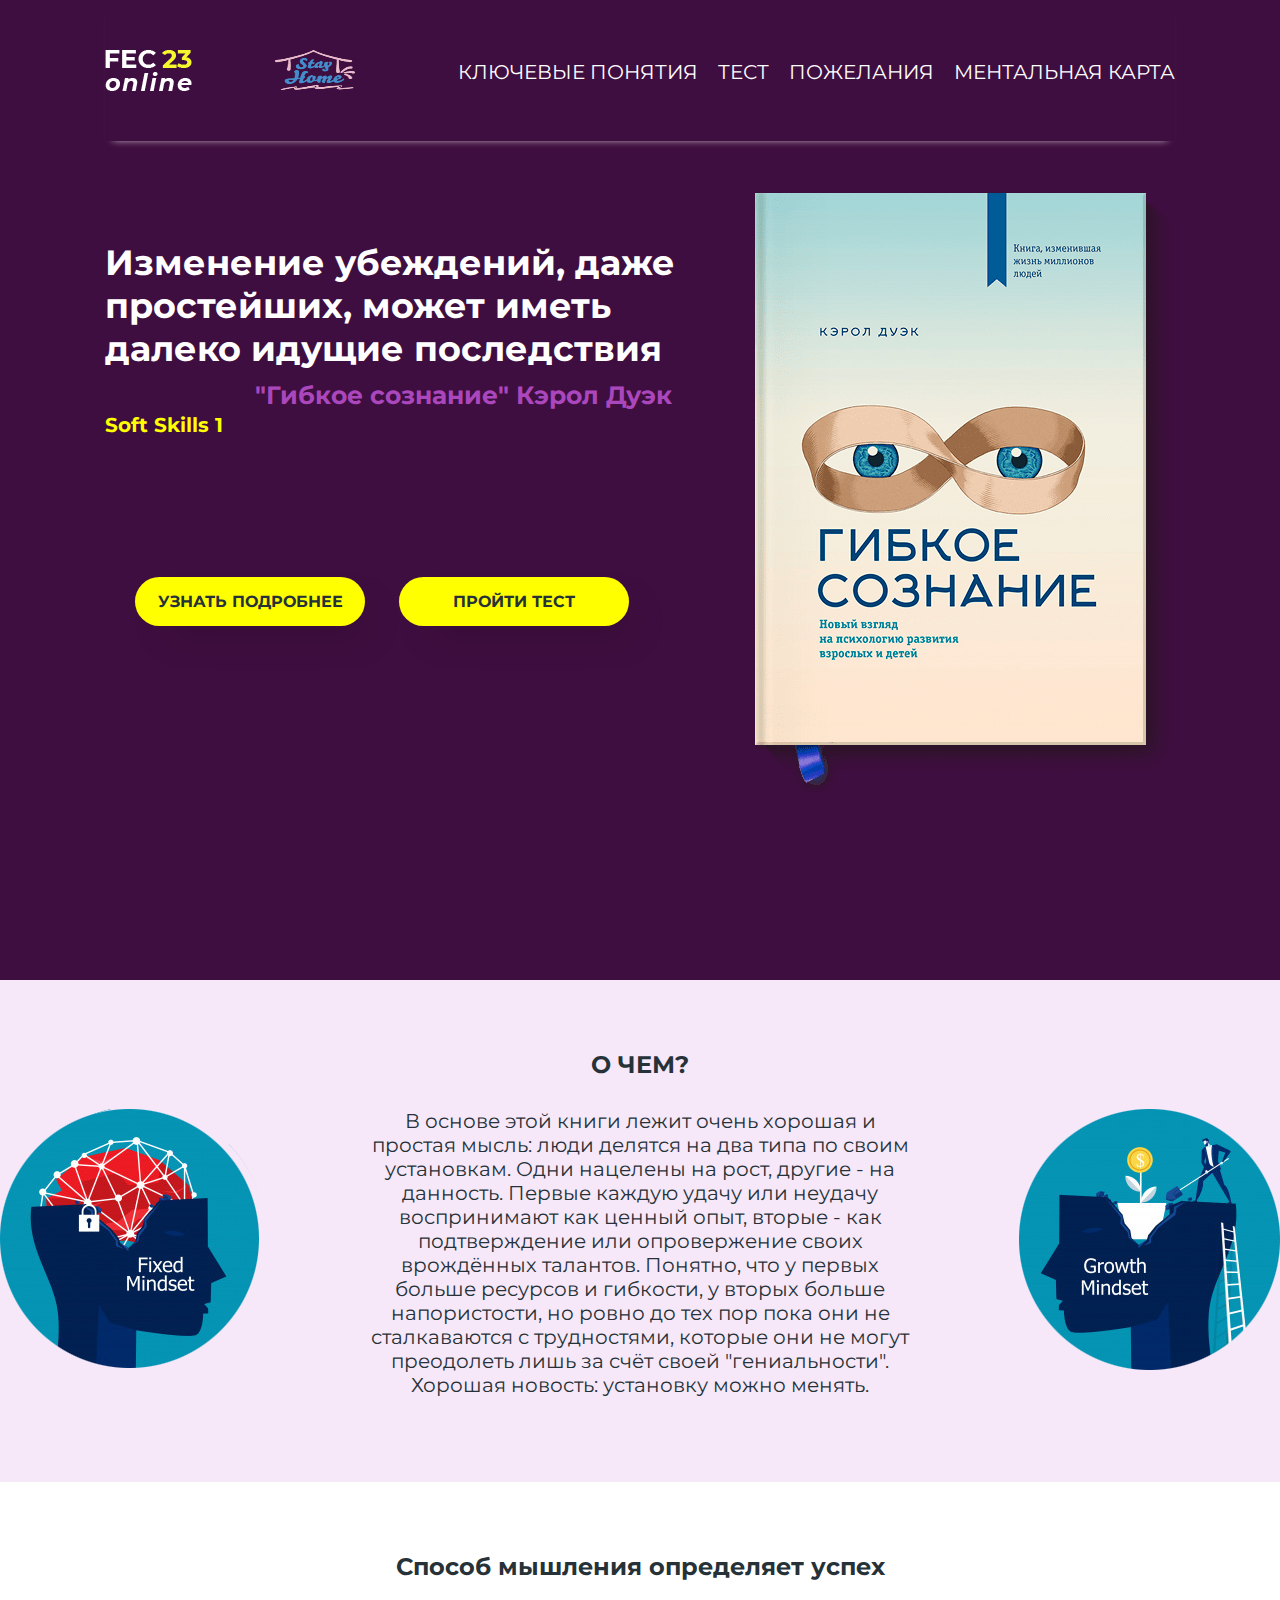
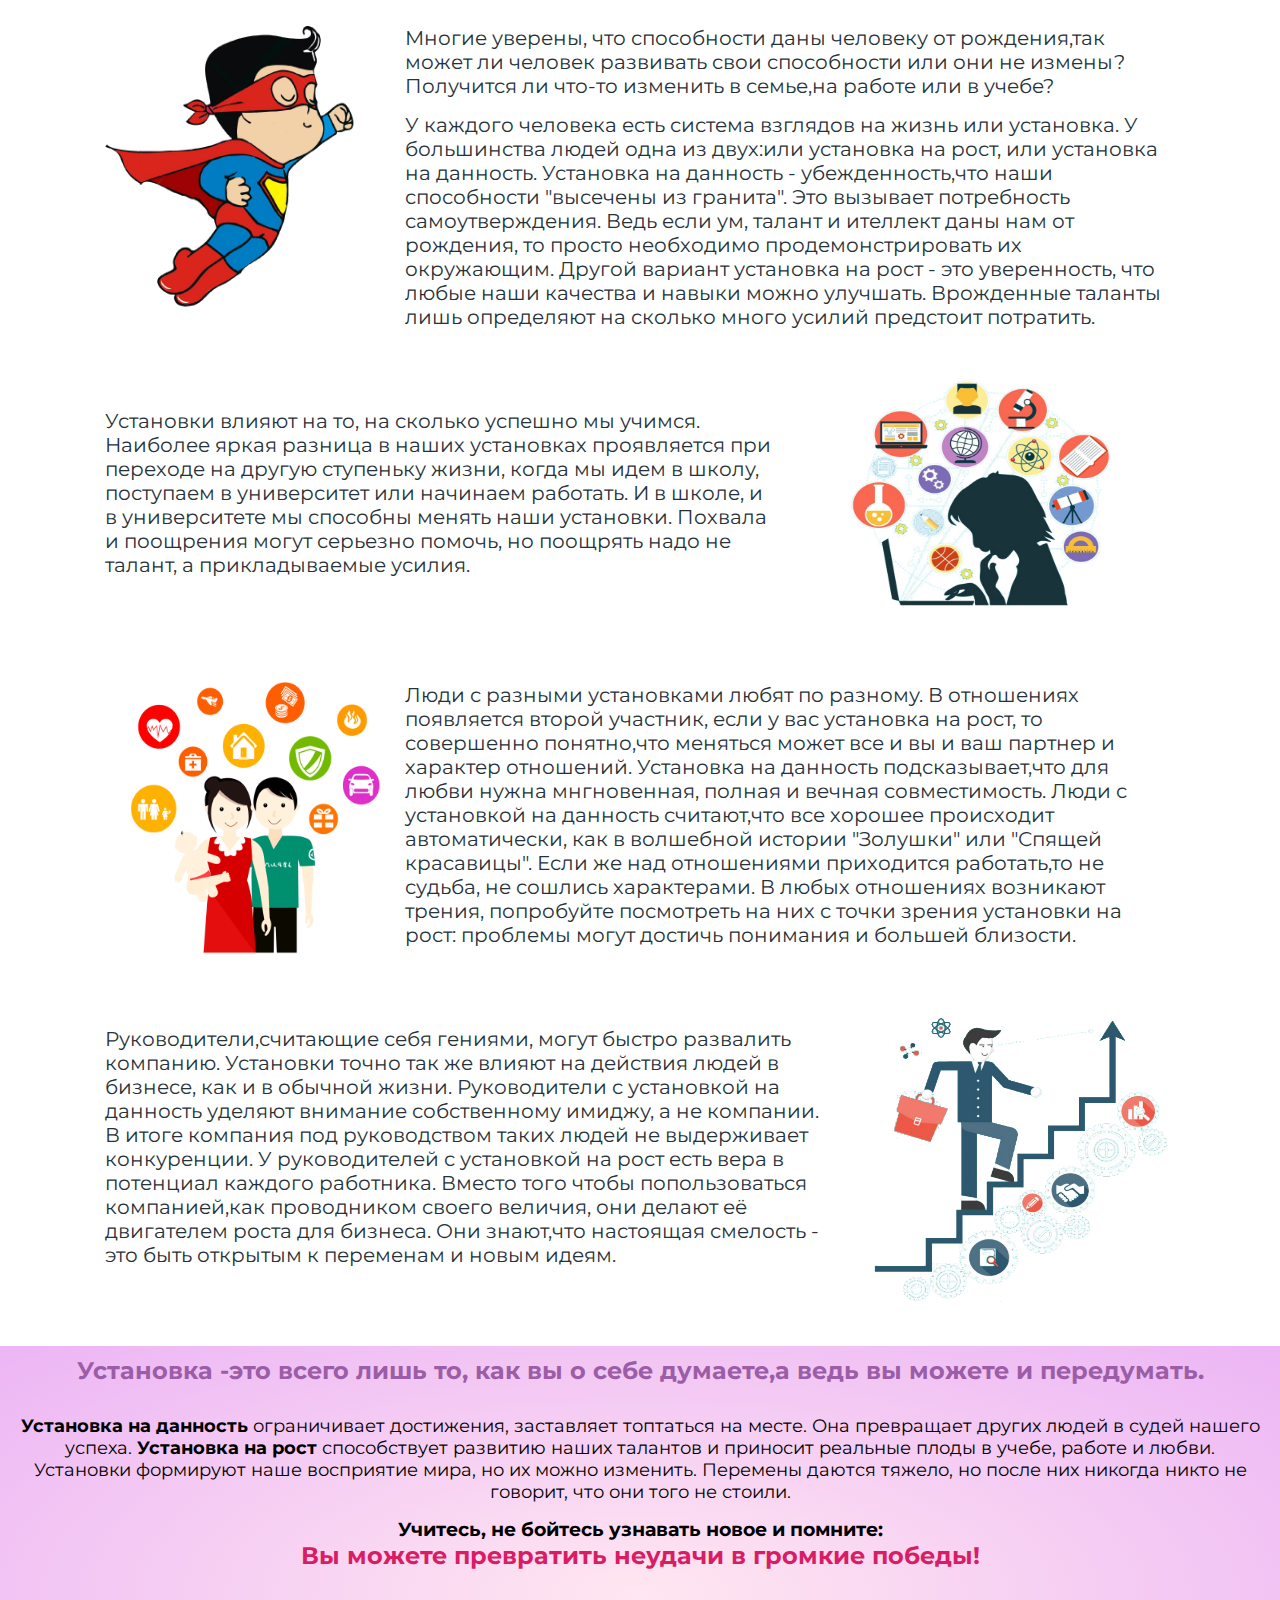
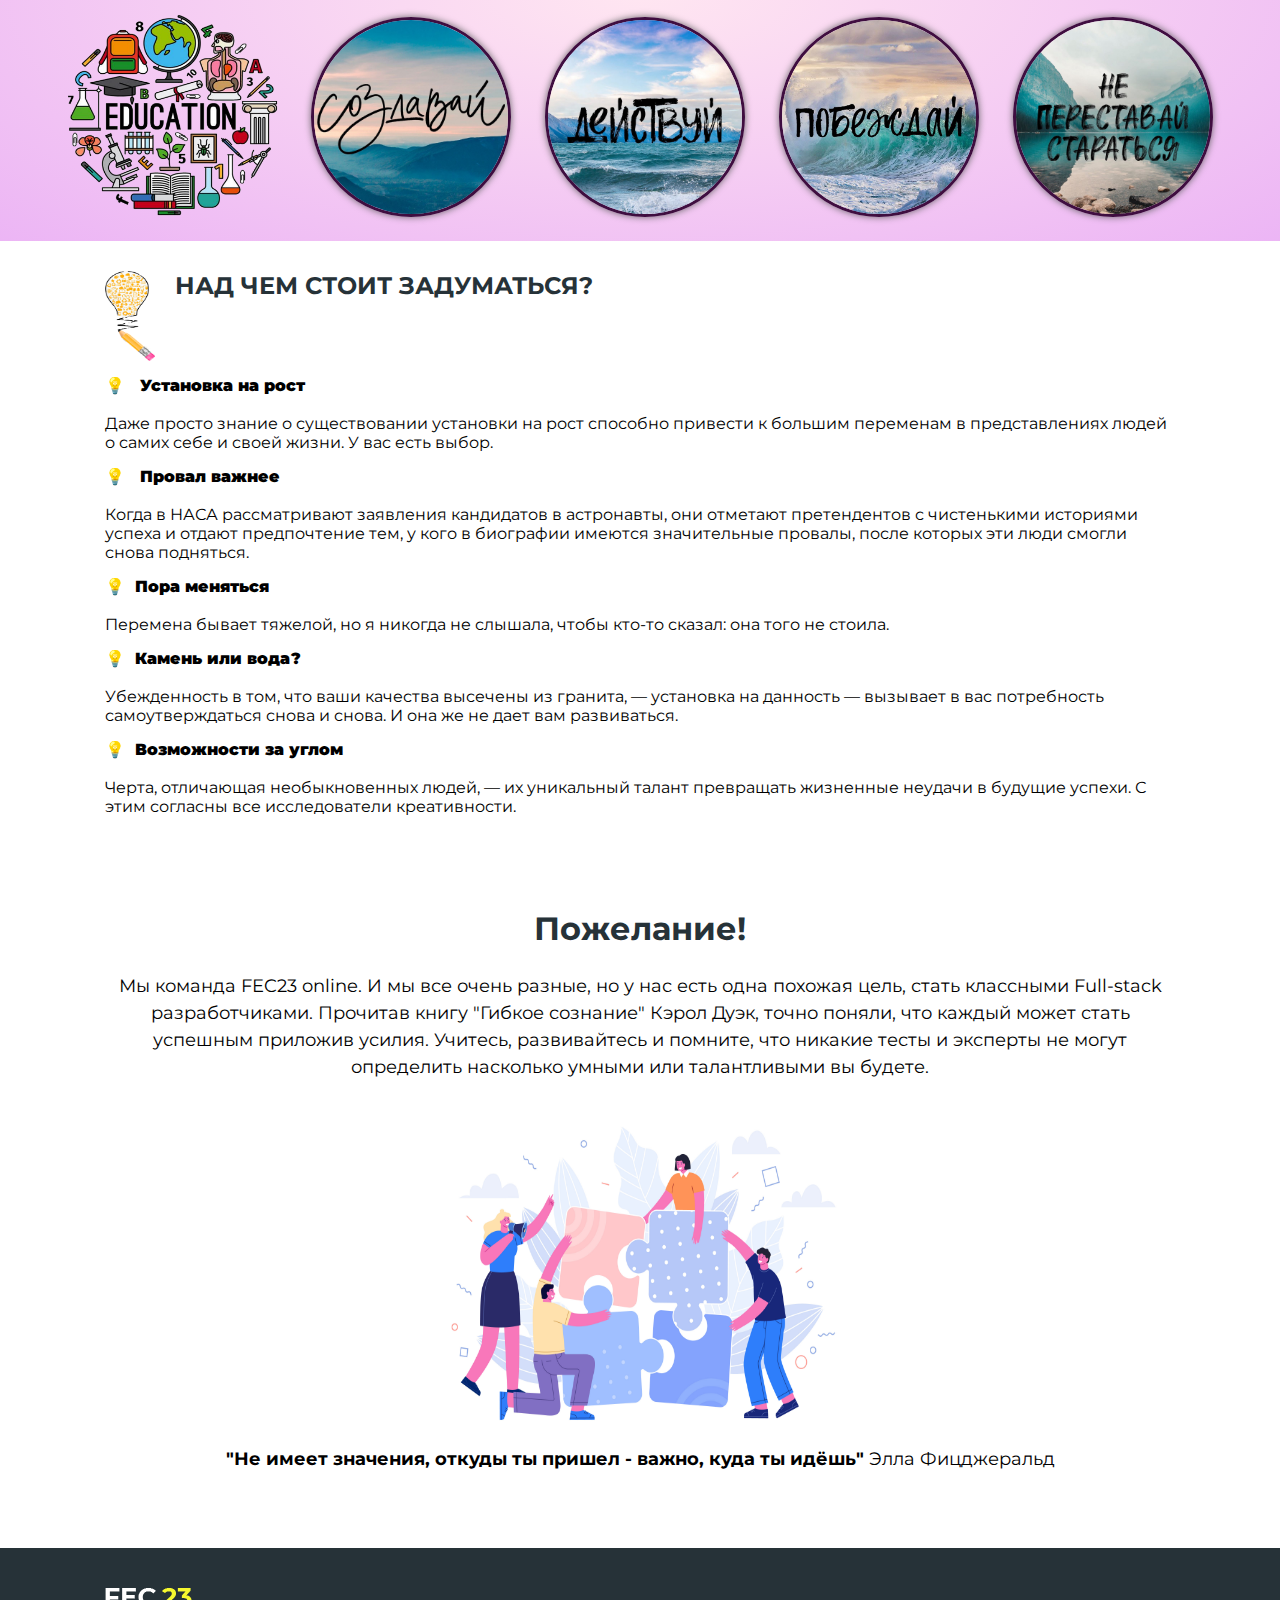
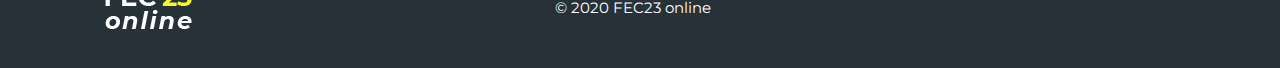
<file: index.html>
<!DOCTYPE html>
<html lang="ru,en">
<head>
  <meta charset="UTF-8" />
  <meta name="viewport" content="width=device-width, initial-scale=1.0" />
  <title>FEC23-SoftSkills1</title>
  <link rel="stylesheet" href="./css/style.css" />
  <link href="https://fonts.googleapis.com/css2?family=Montserrat:wght@400;700&display=swap" rel="stylesheet" />
</head>
<body>
  <header>
    <!--container-->
    <div class="container-main">
      <!--Navigation -->
      <nav class="navigation">
        <img src="./img/logo-2.png" alt="лого" class="logo1" />
        <img src="./img/stay-home2l.png" alt="logo2" class="logo2" />
        <ul class="main-navigation">
          <li class="mein-nav-menu">
            <a class="menu-link" href="#main">КЛЮЧЕВЫЕ ПОНЯТИЯ</a>
          </li>
          <li class="mein-nav-menu">
            <a class="menu-link" href="./test.html">ТЕСТ</a>
          </li>
          <!-- <li class="mein-nav-menu">
            <a class="menu-link" href="#">ОБ АВТОРЕ</a>
          </li> -->
          <li class="mein-nav-menu">
            <a class="menu-link" href="#wishes">ПОЖЕЛАНИЯ</a>
          </li>
          <li class="mein-nav-menu">
            <a class="menu-link" href="https://mm.tt/1506428853?t=SDF99dfWGJ" target="_blank">МЕНТАЛЬНАЯ КАРТА
            </a>
          </li>
        </ul>
      </nav>
      <!--wrapper-->
      <div class="wrapper">
        <div>
          <h1>
            Изменение убеждений, даже простейших, может иметь далеко идущие
            последствия <br />
            <span class="gibkoe-s"> "Гибкое сознание" Кэрол Дуэк</span>
          </h1>
          <div class="soft-skills-1">
            <p> <b> Soft Skills 1</b></p>
          </div>
          <!--button-->
          <!-- <form class="button12" action="#about">
            <button class="button1"><b>УЗНАТЬ ПОДРОБНЕЕ</b></button>
          </form>
          <form class="button12" action="./test.html">
            <button class="button2"><b>ПРОЙТИ ТЕСТ</b></button>
          </form> -->
            <a class="button1" href="#about"><b>УЗНАТЬ ПОДРОБНЕЕ</b> </a>
            <a class="button2" href="test.html"><b>ПРОЙТИ ТЕСТ</b> </a>
        </div>
        <img src="./img/foto-book0.png" alt="book" class="foto-book1" />
      </div>
    </div>
  </header>

  <!--key-concepts (второй-экран)-->
    <div id="about" class="container" class="key-concepts">
      <div class="key-concepts-main" id="description">
        <h2>О ЧЕМ?</h2>
        <img src="./img/fixed1.png" alt="fixed" class="fixed growth-fixed" />
        <img src="./img/growth.png" alt="growth" class="growth growth-fixed" />
        <div class="key-concepts-text">
        <p>
          В основе этой книги лежит очень хорошая и 
          простая мысль: люди делятся на два типа по 
          своим установкам. Одни нацелены на рост, 
          другие - на данность. Первые каждую удачу 
          или неудачу воспринимают как ценный опыт,
          вторые - как подтверждение или 
          опровержение своих врождённых талантов. 
          Понятно, что у первых больше ресурсов и
          гибкости, у вторых больше напористости, но 
          ровно до тех пор пока они не сталкаваются с 
          трудностями, которые они не могут преодолеть 
          лишь за счёт своей "гениальности". Хорошая 
          новость: установку можно менять.
        </p>
        </div>
      </div>
      <div id="main"class="container-about" id="about">
        <h2>Способ мышления определяет успех</h2>
        <div class="text-subject">
          <div>
            <img src="./img/superman.png" alt="superman" class="superman-img" />
          </div>
          <div class="subject-book">
            <p>
              Многие уверены, что способности даны человеку от рождения,так
              может ли человек развивать свои способности или они не измены?
              Получится ли что-то изменить в семье,на работе или в учебе?
            </p>
            <p>
              У каждого человека есть система взглядов на жизнь или установка. У
              большинства людей одна из двух:или установка на рост, или
              установка на данность. Установка на данность - убежденность,что
              наши способности "высечены из гранита". Это вызывает потребность
              самоутверждения. Ведь если ум, талант и ителлект даны нам от
              рождения, то просто необходимо продемонстрировать их окружающим.
              Другой вариант установка на рост - это уверенность, что любые наши
              качества и навыки можно улучшать. Врожденные таланты лишь
              определяют на сколько много усилий предстоит потратить.
            </p>
          </div>
        </div>
        <div class="education-container">
          <div class="about-education">
            <p>
              Установки влияют на то, на сколько успешно мы учимся. Наиболее
              яркая разница в наших установках проявляется при переходе на
              другую ступеньку жизни, когда мы идем в школу, поступаем в
              университет или начинаем работать. И в школе, и в университете мы
              способны менять наши установки. Похвала и поощрения могут серьезно
              помочь, но поощрять надо не талант, а прикладываемые усилия.
            </p>
          </div>
          <div>
            <img
              src="img/education.png"
              alt="education"
              class="education-img"
            />
          </div>
        </div>
        <div class="family-section">
          <div>
            <img src="./img/family.png" alt="family" class="family-img" />
          </div>
          <div class="about-family">
            <p>
              Люди с разными установками любят по разному. В отношениях
              появляется второй участник, если у вас установка на рост, то
              совершенно понятно,что меняться может все и вы и ваш партнер и
              характер отношений. Установка на данность подсказывает,что для
              любви нужна мнгновенная, полная и вечная совместимость. Люди с
              установкой на данность считают,что все хорошее происходит
              автоматически, как в волшебной истории "Золушки" или "Спящей
              красавицы". Если же над отношениями приходится работать,то не
              судьба, не сошлись характерами. В любых отношениях возникают
              трения, попробуйте посмотреть на них с точки зрения установки на
              рост: проблемы могут достичь понимания и большей близости.
            </p>
          </div>
        </div>
        <div class="business-section">
          <div class="about-business">
            <p>
              Руководители,считающие себя гениями, могут быстро развалить
              компанию. Установки точно так же влияют на действия людей в
              бизнесе, как и в обычной жизни. Руководители с установкой на
              данность уделяют внимание собственному имиджу, а не компании. В
              итоге компания под руководством таких людей не выдерживает
              конкуренции. У руководителей с установкой на рост есть вера в
              потенциал каждого работника. Вместо того чтобы попользоваться
              компанией,как проводником своего величия, они делают её двигателем
              роста для бизнеса. Они знают,что настоящая смелость - это быть
              открытым к переменам и новым идеям.
            </p>
          </div>
          <div>
            <img src="./img/business.png" alt="business" class="business-img" />
          </div>
        </div>
      </div>
      <div class="section-conclusion">
        <h2 class="setting">
          Установка -это всего лишь то, как вы о себе думаете,а ведь вы можете и
          передумать.
        </h2>
        <div class="conclusion">
          <p>
            <b>Установка на данность</b> ограничивает достижения, заставляет
            топтаться на месте. Она превращает других людей в судей нашего
            успеха. <b>Установка на рост</b> способствует развитию наших
            талантов и приносит реальные плоды в учебе, работе и любви.
            Установки формируют наше восприятие мира, но их можно изменить.
            Перемены даются тяжело, но после них никогда никто не говорит, что
            они того не стоили.
          </p>
        </div>
        <h3>Учитесь, не бойтесь узнавать новое и помните: <br /></h3>
        <h2 class="motive">Вы можете превратить неудачи в громкие победы!</h2>
        <div class="motivation">
          <div class="style-center">
            <img
            src="./img/image1.png"
            alt="motivation1"
            class="one-motivation"
          />
          <img
            src="./img/image2.jpg"
            alt="motivation-2"
            class="two-motivation"
          />
          <img
            src="./img/image3.jpg"
            alt="motivation-3"
            class="third-motivation"
          />
          <img
            src="./img/image4.jpg"
            alt="motivation-4"
            class="four-motivation"
          />
          <img
            src="./img/image5.jpg"
            alt="motivation-5"
            class="five-motivation"
          />
          </div>
        </div>
      </div>
      <div class="quotes">
        <div class="section-quotes">
          <img src="./img/lamp.png" alt="lamp" class="lamp-idea" />
          <h2>НАД ЧЕМ СТОИТ ЗАДУМАТЬСЯ?</h2>
        </div>
        <div class="quotes-book">
          <p>
             <h4>💡 <b class="ml10">Установка на рост</b></h4><br />
            Даже просто знание о существовании установки на рост способно
            привести к большим переменам в представлениях людей о самих себе и
            своей жизни. У вас есть выбор. <br />
          </p>
          <p>
            <h4>💡 <b class="ml10">Провал важнее</b></h4><br />
            Когда в НАСА рассматривают заявления кандидатов в астронавты, они
            отметают претендентов с чистенькими историями успеха и отдают
            предпочтение тем, у кого в биографии имеются значительные провалы,
            после которых эти люди смогли снова подняться.<br />
          </p>
          <p>
            <h4>💡<b class="ml10">Пора меняться</b></h4><br />
            Перемена бывает тяжелой, но я никогда не слышала, чтобы кто-то
            сказал: она того не стоила.<br />
          </p>
          <p>
            <h4>💡<b class="ml10">Камень или вода?</b></h4><br />
            Убежденность в том, что ваши качества высечены из гранита, —
            установка на данность — вызывает в вас потребность самоутверждаться
            снова и снова. И она же не дает вам развиваться.<br />
          </p>
          <p>
            <h4>💡<b class="ml10">Возможности за углом</b></h4><br />
            Черта, отличающая необыкновенных людей, — их уникальный талант
            превращать жизненные неудачи в будущие успехи. С этим согласны все
            исследователи креативности.
          </p>
        </div>
      </div>
    </div>
    <!--team-->
    <div id="wishes" class="container-main team">
      <div class="team-p">
        <div class="from-the-team">
          <h2>Пожелание!</h2>
        </div>
        <p>
          Мы команда FEC23 online. И мы все очень разные, но у нас есть одна
          похожая цель, стать классными Full-stack разработчиками. Прочитав
          книгу "Гибкое сознание" Кэрол Дуэк, точно поняли, что каждый может
          стать успешным приложив усилия. Учитесь, развивайтесь и помните, что
          никакие тесты и эксперты не могут определить насколько умными или
          талантливыми вы будете.
        </p>
      </div>
      <img src="./img/team.png" alt="team" class="team-img" />
      <div class="team-p">
        <p>
          <b> "Не имеет значения, откуды ты пришел - важно, куда ты идёшь"</b>
    
          Элла Фицджеральд
        </p>
      </div>
    </div>
    <!--footer-->
    <footer class="footer">
      <div class="container-main">
        <img src="./img/logo-2.png" alt="logo" class="logo-footer" />
        <img src="./img/logo.png" alt="logo" class="logo-footer-goit" />
        <div class="copyright">
          <p>&copy; 2020 FEC23 online</p>
        </div>
    </footer>
    </div>
  </body>
</html>
</file>
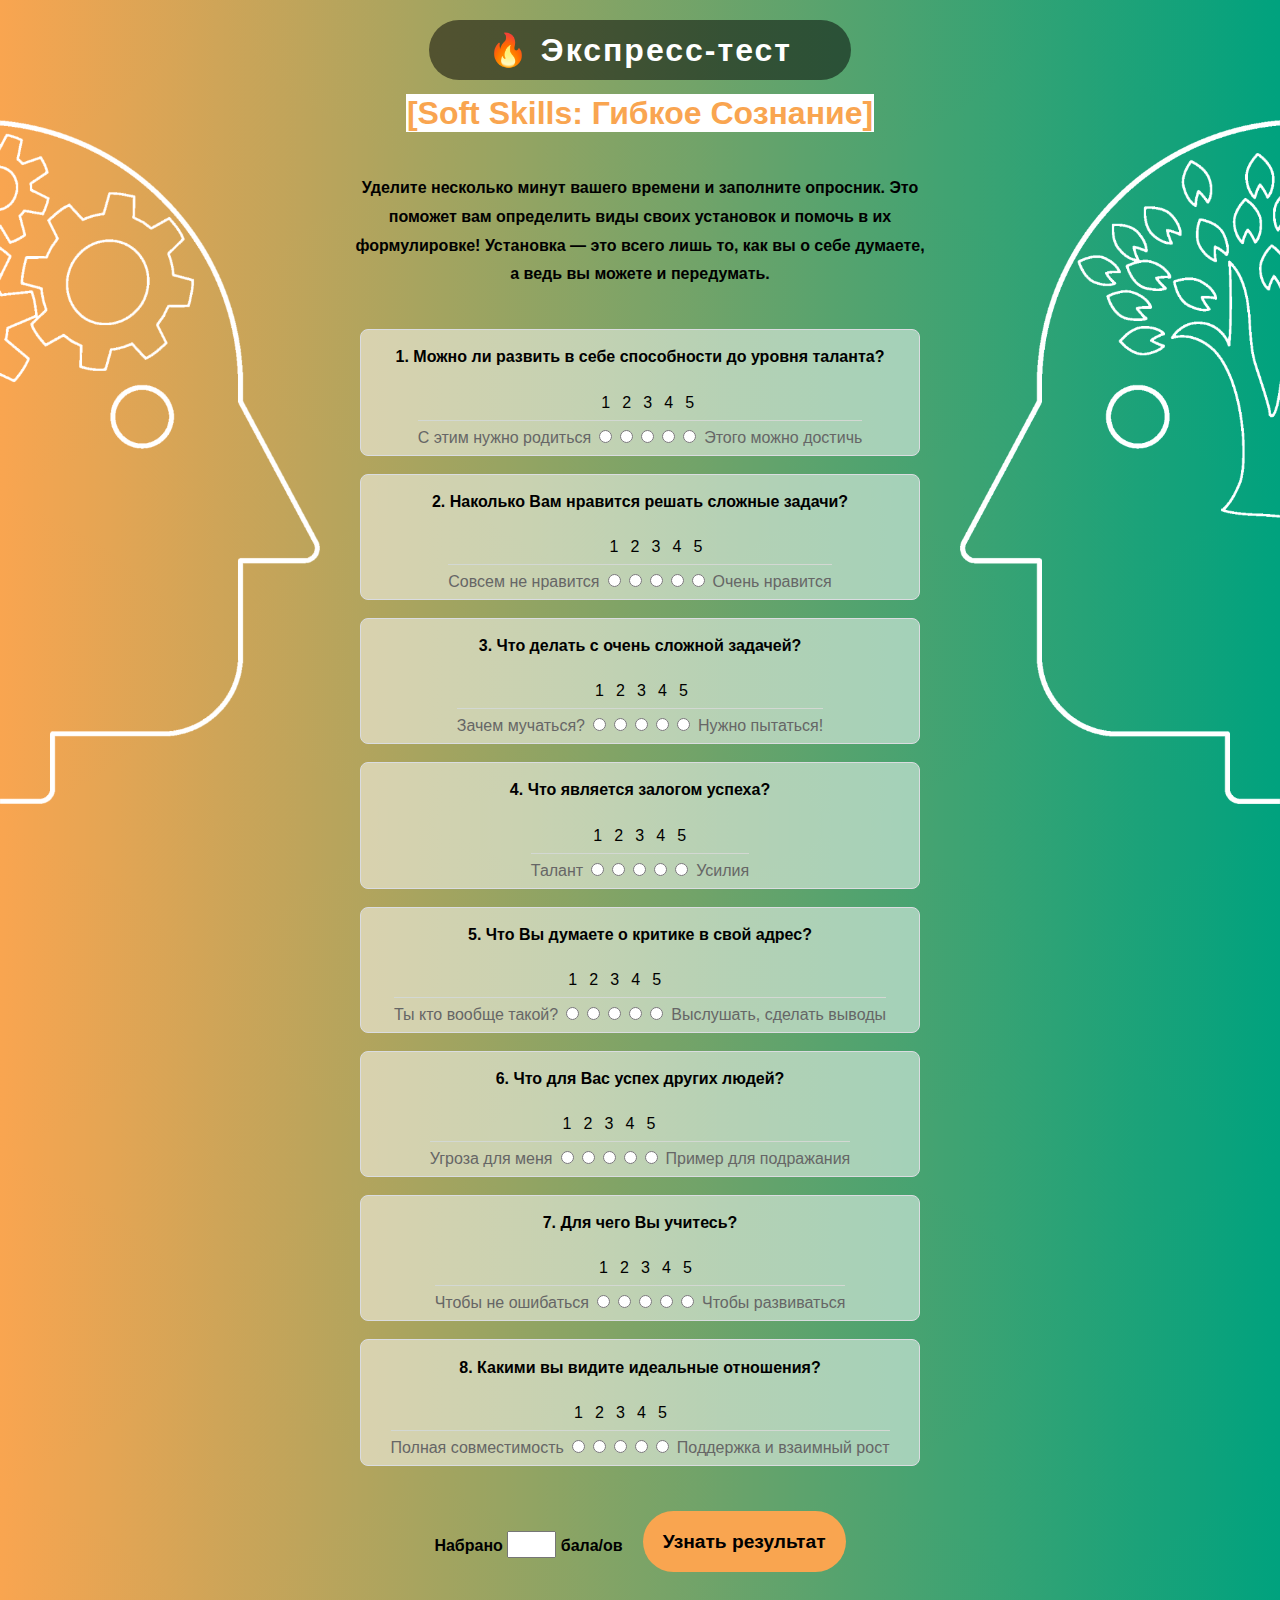
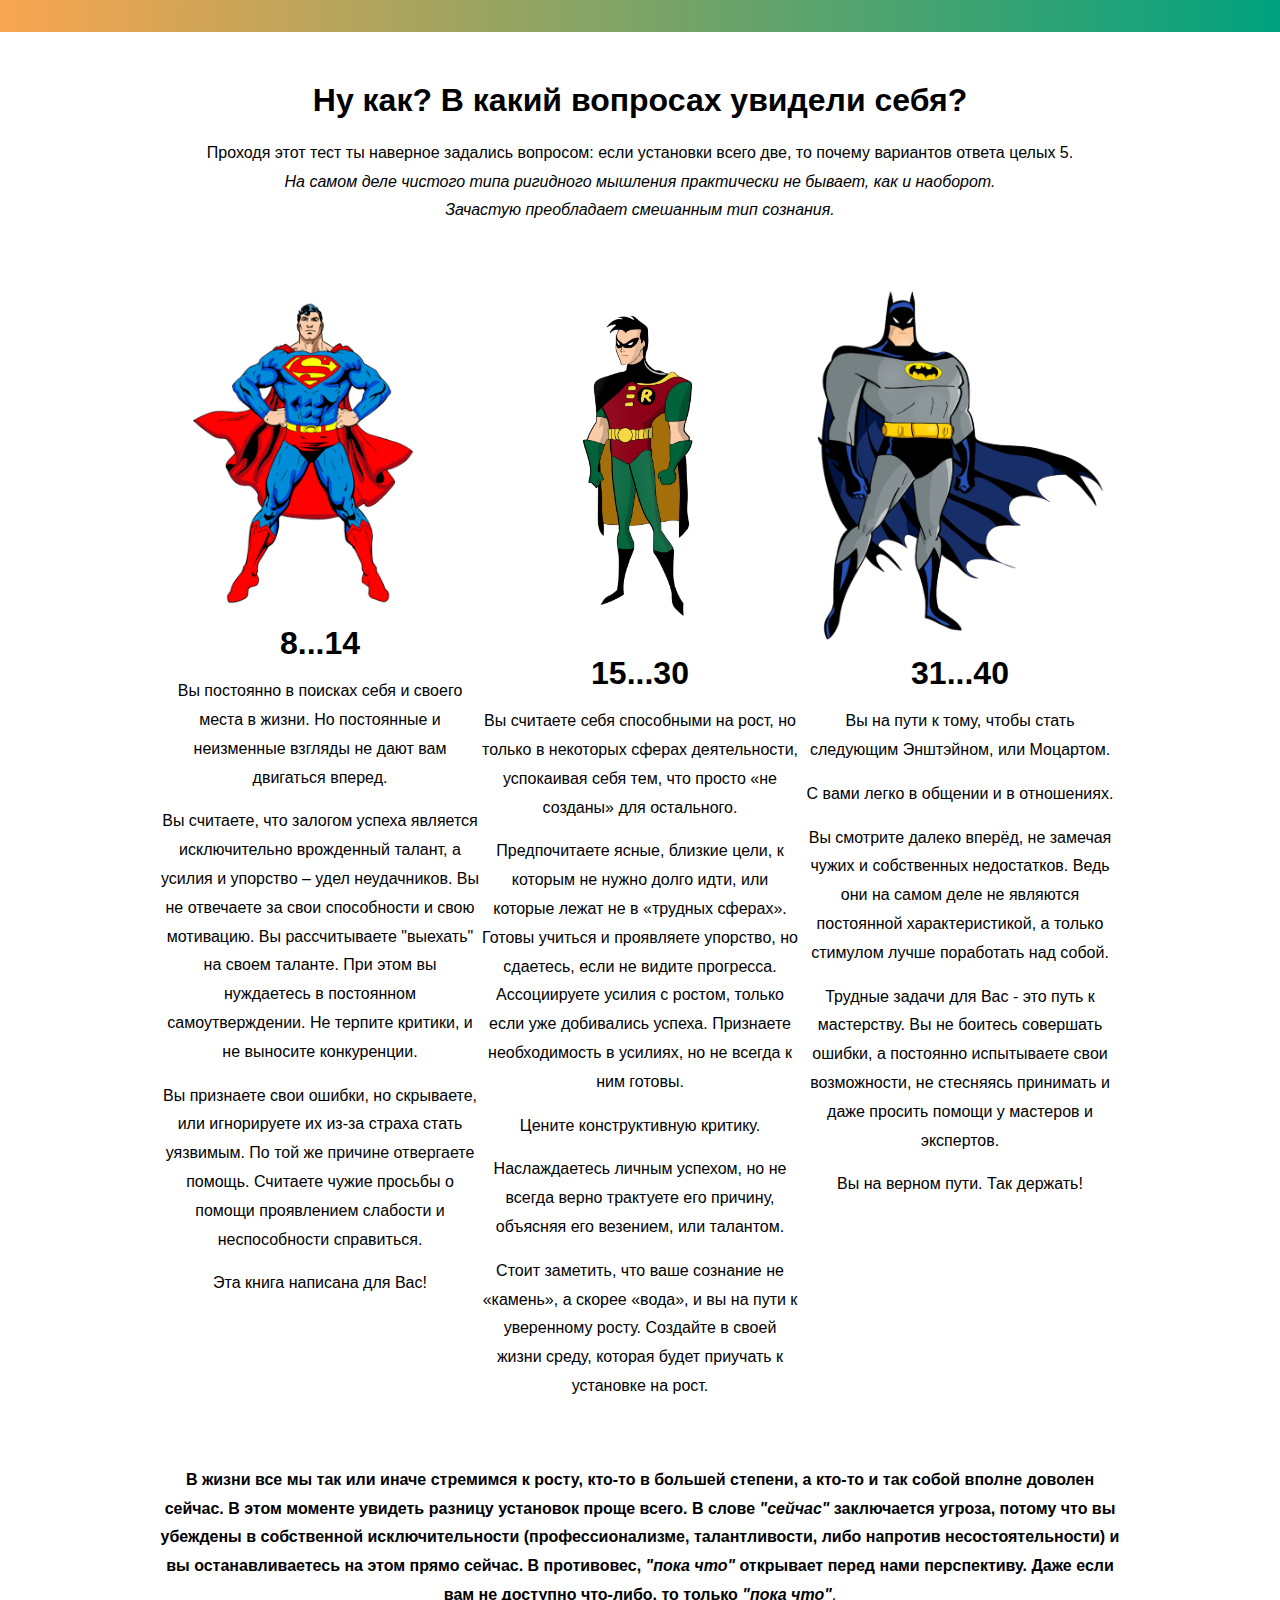
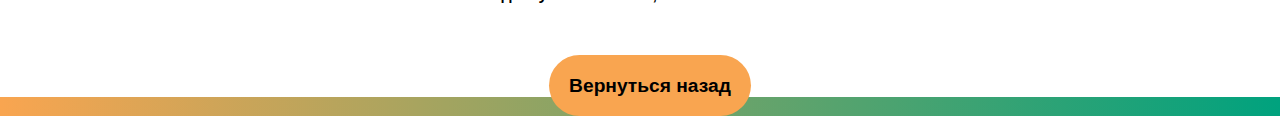
<file: test.html>
<!DOCTYPE html>
<html lang="en">
<head>
    <meta charset="UTF-8">
    <meta name="viewport" content="width=device-width, initial-scale=1.0">
    <link rel="stylesheet" href="./css/style-for-test.css">
    <link href="https://fonts.googleapis.com/css2?family=Montserrat:wght@400;700&display=swap">
    <title>Как ты мыслишь?</title>

    <script>
        var z = 0; var n = 0; var r = 0; var j = 0; var d = 0;
        var k = 0; var m = 0; var p = 0; var y = 0;
        
        var m = 0; var m0 = 0; var m1 = 0; var m2 = 0; var m3 = 0; var m4 = 0; var m5 = 0; var m6 = 0; var m7 = 0;
        var d = 0; var d0 = 0; var d1 = 0; var d2 = 0; var d3 = 0; var d4 = 0; var d5 = 0; var d6 = 0; var d7 = 0;
        
        function calk0(m0) {
            d0 = 1 * m0 + 1 * m1 + 1 * m2 + 1 * m3 + 1 * m4 + 1 * m5 + 1 * m6 + 1 * m7;
            d = d0 + d1 + d2 + d3 + d4 + d5 + d6 + d7;
            TestForm.res.value = d;
        }
        function calk1(m1) {
            d1 = 1 * m0 + 1 * m1 + 1 * m2 + 1 * m3 + 1 * m4 + 1 * m5 + 1 * m6 + 1 * m7;
            d = d0 + d1 + d2 + d3 + d4 + d5 + d6 + d7;
            TestForm.res.value = d;
        }
        function calk2(m2) {
            d2 = 1 * m0 + 1 * m1 + 1 * m2 + 1 * m3 + 1 * m4 + 1 * m5 + 1 * m6 + 1 * m7;
            d = d0 + d1 + d2 + d3 + d4 + d5 + d6 + d7;
            TestForm.res.value = d;
        }
        function calk3(m3) {
            d3 = 1 * m0 + 1 * m1 + 1 * m2 + 1 * m3 + 1 * m4 + 1 * m5 + 1 * m6 + 1 * m7;
            d = d0 + d1 + d2 + d3 + d4 + d5 + d6 + d7;
            TestForm.res.value = d;
        }
        function calk4(m4) {
            d4 = 1 * m0 + 1 * m1 + 1 * m2 + 1 * m3 + 1 * m4 + 1 * m5 + 1 * m6 + 1 * m7;
            d = d0 + d1 + d2 + d3 + d4 + d5 + d6 + d7;
            TestForm.res.value = d;
        } 
        function calk5(m5) {
            d5 = 1 * m0 + 1 * m1 + 1 * m2 + 1 * m3 + 1 * m4 + 1 * m5 + 1 * m6 + 1 * m7;
            d = d0 + d1 + d2 + d3 + d4 + d5 + d6 + d7;
            TestForm.res.value = d;
        }
        function calk6(m6) {
            d6 = 1 * m0 + 1 * m1 + 1 * m2 + 1 * m3 + 1 * m4 + 1 * m5 + 1 * m6 + 1 * m7;
            d = d0 + d1 + d2 + d3 + d4 + d5 + d6 + d7;
            TestForm.res.value = d;
        }
        function calk7(m7) {
            d7 = 1 * m0 + 1 * m1 + 1 * m2 + 1 * m3 + 1 * m4 + 1 * m5 + 1 * m6 + 1 * m7;
            d = d0 + d1 + d2 + d3 + d4 + d5 + d6 + d7;
            TestForm.res.value = d;
        }
    </script>
</head>
<body>
    <div class="header">
        <h1 class="test">&#128293 Экспресс-тест</h1>
        <h1 class="mindset">[Soft Skills: Гибкое Сознание]</h1>
    </div>

    <div class="left-img-box">
        <img class="left-img" src="./img/left-head.png" alt="">
    </div>
    <div class="right-img-box">
        <img class="right-img" src="./img/right-head.png" alt="">
    </div>

    <div class="main">
        
        <form name="TestForm">
            <p class="description"><b>Уделите несколько минут вашего времени и заполните опросник. Это поможет вам
                определить виды
                своих установок и помочь в их формулировке! Установка — это всего лишь то, как вы о себе думаете, а ведь вы
                можете и передумать.</b></p>
            <div class="question-block">
                
                <div class="table-box">
                    <p class="quescion-header">1. Можно ли развить в себе способности до уровня таланта?</p>
                    <table border="0" cellpadding="5" cellspacing="0" class="table">
                        <tbody>
                            <tr>
                                <td class="td-for-radio"></td>
                                <td class="td-for-radio"><label class="label-for-radio">1</label></td>
                                <td class="td-for-radio"><label class="label-for-radio">2</label></td>
                                <td class="td-for-radio"><label class="label-for-radio">3</label></td>
                                <td class="td-for-radio"><label class="label-for-radio">4</label></td>
                                <td class="td-for-radio"><label class="label-for-radio">5</label></td>
                                <td class="td-for-radio"></td>
                            </tr>
                            <tr>
                                <td class="radio-button-first">
                                    <span>С этим нужно родиться</span>
                                </td>
                                <td class="radio-buttons">
                                    <div><input type="radio" name="worldview" value=1 onClick="calk0(TestForm.elements[0].value)" value="1"></div>
                                </td>
                                <td class="radio-buttons">
                                    <div><input type="radio" name="worldview" value=2 onClick="calk0(TestForm.elements[1].value)" value="2"></div>
                                </td>
                                <td class="radio-buttons">
                                    <div><input type="radio" name="worldview" value=3 onClick="calk0(TestForm.elements[2].value)" value="3"></div>
                                </td>
                                <td class="radio-buttons">
                                    <div><input type="radio" name="worldview" value=4 onClick="calk0(TestForm.elements[3].value)" value="4"></div>
                                </td>
                                <td class="radio-buttons">
                                    <div><input type="radio" name="worldview" value=5 onClick="calk0(TestForm.elements[4].value)" value="5"></div>
                                </td>
                
                                <td class="radio-button-last">
                                    <span>Этого можно достичь</span>
                                </td>
                            </tr>
                        </tbody>
                    </table>
                </div>

                <br>

                <div class="table-box">
                    <p class="quescion-header">2. Наколько Вам нравится решать сложные задачи?</p>
                    <table border="0" cellpadding="5" cellspacing="0">
                        <tbody>
                            <tr>
                                <td class="td-for-radio"></td>
                                <td class="td-for-radio"><label class="label-for-radio">1</label></td>
                                <td class="td-for-radio"><label class="label-for-radio">2</label></td>
                                <td class="td-for-radio"><label class="label-for-radio">3</label></td>
                                <td class="td-for-radio"><label class="label-for-radio">4</label></td>
                                <td class="td-for-radio"><label class="label-for-radio">5</label></td>
                                <td class="td-for-radio"></td>
                            </tr>
                            <tr>
                                <td class="radio-button-first"> 
                                    <span>Совсем не нравится</span>
                                </td>
                                <td class="radio-buttons">
                                    <div><input type="radio" name="difficult-tasks" value=1 onClick="calk1(TestForm.elements[5].value)" value="1"></div>
                                </td>
                                <td class="radio-buttons">
                                    <div><input type="radio" name="difficult-tasks" value=2 onClick="calk1(TestForm.elements[6].value)" value="2"></div>
                                </td>
                                <td class="radio-buttons">
                                    <div><input type="radio" name="difficult-tasks" value=3 onClick="calk1(TestForm.elements[7].value)" value="3"></div>
                                </td>
                                <td class="radio-buttons">
                                    <div><input type="radio" name="difficult-tasks" value=4 onClick="calk1(TestForm.elements[8].value)" value="4"></div>
                                </td>
                                <td class="radio-buttons">
                                    <div><input type="radio" name="difficult-tasks" value=5 onClick="calk1(TestForm.elements[9].value)" value="5"></div>
                                </td>
                                
                                <td class="radio-button-last">
                                    <span>Очень нравится</span>
                                </td>
                            </tr>
                        </tbody>
                    </table>
                </div>

                <br>
                
                <div class="table-box">
                    <p class="quescion-header">3. Что делать с очень сложной задачей?</p>
                    <table border="0" cellpadding="5" cellspacing="0">
                        <tbody>
                            <tr>
                                <td class="td-for-radio"></td>
                                <td class="td-for-radio"><label class="label-for-radio">1</label></td>
                                <td class="td-for-radio"><label class="label-for-radio">2</label></td>
                                <td class="td-for-radio"><label class="label-for-radio">3</label></td>
                                <td class="td-for-radio"><label class="label-for-radio">4</label></td>
                                <td class="td-for-radio"><label class="label-for-radio">5</label></td>
                                <td class="td-for-radio"></td>
                            </tr>
                            <tr>
                                <td class="radio-button-first">
                                    <span>Зачем мучаться?</span>
                                </td>
                                <td class="radio-buttons">
                                    <div><input type="radio" name="difficulties" value=1 onClick="calk2(TestForm.elements[10].value)" value="1"></div>
                                </td>
                                <td class="radio-buttons">
                                    <div><input type="radio" name="difficulties" value=2 onClick="calk2(TestForm.elements[11].value)" value="2"></div>
                                </td>
                                <td class="radio-buttons">
                                    <div><input type="radio" name="difficulties" value=3 onClick="calk2(TestForm.elements[12].value)" value="3"></div>
                                </td>
                                <td class="radio-buttons">
                                    <div><input type="radio" name="difficulties" value=4 onClick="calk2(TestForm.elements[13].value)" value="4"></div>
                                </td>
                                <td class="radio-buttons">
                                    <div><input type="radio" name="difficulties" value=5 onClick="calk2(TestForm.elements[14].value)" value="5"></div>
                                </td>
                
                                <td class="radio-button-last">
                                    <span>Нужно пытаться!</span>
                                </td>
                            </tr>
                        </tbody>
                    </table>
                </div>
                
                <br>

                <div class="table-box">
                    <p class="quescion-header">4. Что является залогом успеха?</p>
                    <table border="0" cellpadding="5" cellspacing="0">
                        <tbody>
                            <tr>
                                <td class="td-for-radio"></td>
                                <td class="td-for-radio"><label class="label-for-radio">1</label></td>
                                <td class="td-for-radio"><label class="label-for-radio">2</label></td>
                                <td class="td-for-radio"><label class="label-for-radio">3</label></td>
                                <td class="td-for-radio"><label class="label-for-radio">4</label></td>
                                <td class="td-for-radio"><label class="label-for-radio">5</label></td>
                                <td class="td-for-radio"></td>
                            </tr>
                            <tr>
                                <td class="radio-button-first">
                                    <span>Талант</span>
                                </td>
                                <td class="radio-buttons">
                                    <div><input type="radio" name="effort" value=1 onClick="calk3(TestForm.elements[15].value)" value="1"></div>
                                </td>
                                <td class="radio-buttons">
                                    <div><input type="radio" name="effort" value=2 onClick="calk3(TestForm.elements[16].value)" value="2"></div>
                                </td>
                                <td class="radio-buttons">
                                    <div><input type="radio" name="effort" value=3 onClick="calk3(TestForm.elements[17].value)" value="3"></div>
                                </td>
                                <td class="radio-buttons">
                                    <div><input type="radio" name="effort" value=4 onClick="calk3(TestForm.elements[18].value)" value="4"></div>
                                </td>
                                <td class="radio-buttons">
                                    <div><input type="radio" name="effort" value=5 onClick="calk3(TestForm.elements[19].value)" value="5"></div>
                                </td>
                
                                <td class="radio-button-last">
                                    <span>Усилия</span>
                                </td>
                            </tr>
                        </tbody>
                    </table>
                </div>
                
                <br>

                <div class="table-box">
                    <p class="quescion-header">5. Что Вы думаете о критике в свой адрес?</p>
                    <table border="0" cellpadding="5" cellspacing="0">
                        <tbody>
                            <tr>
                                <td class="td-for-radio"></td>
                                <td class="td-for-radio"><label class="label-for-radio">1</label></td>
                                <td class="td-for-radio"><label class="label-for-radio">2</label></td>
                                <td class="td-for-radio"><label class="label-for-radio">3</label></td>
                                <td class="td-for-radio"><label class="label-for-radio">4</label></td>
                                <td class="td-for-radio"><label class="label-for-radio">5</label></td>
                                <td class="td-for-radio"></td>
                            </tr>
                            <tr>
                                <td class="radio-button-first">
                                    <span>Ты кто вообще такой?</span>
                                </td>
                                <td class="radio-buttons">
                                    <div><input type="radio" name="feedback" value=1 onClick="calk4(TestForm.elements[20].value)" value="1"></div>
                                </td>
                                <td class="radio-buttons">
                                    <div><input type="radio" name="feedback" value=2 onClick="calk4(TestForm.elements[21].value)" value="2"></div>
                                </td>
                                <td class="radio-buttons">
                                    <div><input type="radio" name="feedback" value=3 onClick="calk4(TestForm.elements[22].value)" value="3"></div>
                                </td>
                                <td class="radio-buttons">
                                    <div><input type="radio" name="feedback" value=4 onClick="calk4(TestForm.elements[23].value)" value="4"></div>
                                </td>
                                <td class="radio-buttons">
                                    <div><input type="radio" name="feedback" value=5 onClick="calk4(TestForm.elements[24].value)" value="5"></div>
                                </td>
                
                                <td class="radio-button-last">
                                    <span>Выслушать, сделать выводы</span>
                                </td>
                            </tr>
                        </tbody>
                    </table>
                </div>
                
                <br>

                <div class="table-box">
                    <p class="quescion-header">6. Что для Вас успех других людей?</p>
                    <table border="0" cellpadding="5" cellspacing="0">
                        <tbody>
                            <tr>
                                <td class="td-for-radio"></td>
                                <td class="td-for-radio"><label class="label-for-radio">1</label></td>
                                <td class="td-for-radio"><label class="label-for-radio">2</label></td>
                                <td class="td-for-radio"><label class="label-for-radio">3</label></td>
                                <td class="td-for-radio"><label class="label-for-radio">4</label></td>
                                <td class="td-for-radio"><label class="label-for-radio">5</label></td>
                                <td class="td-for-radio"></td>
                            </tr>
                            <tr>
                                <td class="radio-button-first">
                                    <span>Угроза для меня</span>
                                </td>
                                <td class="radio-buttons">
                                    <div><input type="radio" name="success-of-other-people" value=1 onClick="calk5(TestForm.elements[25].value)" value="1"></div>
                                </td>
                                <td class="radio-buttons">
                                    <div><input type="radio" name="success-of-other-people" value=2 onClick="calk5(TestForm.elements[26].value)" value="2"></div>
                                </td>
                                <td class="radio-buttons">
                                    <div><input type="radio" name="success-of-other-people" value=3 onClick="calk5(TestForm.elements[27].value)" value="3"></div>
                                </td>
                                <td class="radio-buttons">
                                    <div><input type="radio" name="success-of-other-people" value=4 onClick="calk5(TestForm.elements[28].value)" value="4"></div>
                                </td>
                                <td class="radio-buttons">
                                    <div><input type="radio" name="success-of-other-people" value=5 onClick="calk5(TestForm.elements[29].value)" value="5"></div>
                                </td>
                
                                <td class="radio-button-last">
                                    <span>Пример для подражания</span>
                                </td>
                            </tr>
                        </tbody>
                    </table>
                </div>
                
                <br>

                <div class="table-box">
                    <p class="quescion-header">7. Для чего Вы учитесь?</p>
                    <table border="0" cellpadding="5" cellspacing="0">
                        <tbody>
                            <tr>
                                <td class="td-for-radio"></td>
                                <td class="td-for-radio"><label class="label-for-radio">1</label></td>
                                <td class="td-for-radio"><label class="label-for-radio">2</label></td>
                                <td class="td-for-radio"><label class="label-for-radio">3</label></td>
                                <td class="td-for-radio"><label class="label-for-radio">4</label></td>
                                <td class="td-for-radio"><label class="label-for-radio">5</label></td>
                                <td class="td-for-radio"></td>
                            </tr>
                            <tr>
                                <td class="radio-button-first">
                                    <span>Чтобы не ошибаться</span>
                                </td>
                                <td class="radio-buttons">
                                    <div><input type="radio" name="errors" value=1 onClick="calk6(TestForm.elements[30].value)" value="1"></div>
                                </td>
                                <td class="radio-buttons">
                                    <div><input type="radio" name="errors" value=2 onClick="calk6(TestForm.elements[31].value)" value="2"></div>
                                </td>
                                <td class="radio-buttons">
                                    <div><input type="radio" name="errors" value=3 onClick="calk6(TestForm.elements[32].value)" value="3"></div>
                                </td>
                                <td class="radio-buttons">
                                    <div><input type="radio" name="errors" value=4 onClick="calk6(TestForm.elements[33].value)" value="4"></div>
                                </td>
                                <td class="radio-buttons">
                                    <div><input type="radio" name="errors" value=5 onClick="calk6(TestForm.elements[34].value)" value="5"></div>
                                </td>
                
                                <td class="radio-button-last">
                                    <span>Чтобы развиваться</span>
                                </td>
                            </tr>
                        </tbody>
                    </table>
                </div>
                
                <br>

                <div class="table-box">
                    <p class="quescion-header">8. Какими вы видите идеальные отношения?</p>
                    <table border="0" cellpadding="5" cellspacing="0">
                        <tbody>
                            <tr>
                                <td class="td-for-radio"></td>
                                <td class="td-for-radio"><label class="label-for-radio">1</label></td>
                                <td class="td-for-radio"><label class="label-for-radio">2</label></td>
                                <td class="td-for-radio"><label class="label-for-radio">3</label></td>
                                <td class="td-for-radio"><label class="label-for-radio">4</label></td>
                                <td class="td-for-radio"><label class="label-for-radio">5</label></td>
                                <td class="td-for-radio"></td>
                            </tr>
                            <tr>
                                <td class="radio-button-first">
                                    <span>Полная совместимость</span>
                                </td>
                                <td class="radio-buttons">
                                    <div><input type="radio" name="compatibility" value=1 onClick="calk7(TestForm.elements[35].value)"></div>
                                </td>
                                <td class="radio-buttons">
                                    <div><input type="radio" name="compatibility" value=2 onClick="calk7(TestForm.elements[36].value)"></div>
                                </td>
                                <td class="radio-buttons">
                                    <div><input type="radio" name="compatibility" value=3 onClick="calk7(TestForm.elements[37].value)"></div>
                                </td>
                                <td class="radio-buttons">
                                    <div><input type="radio" name="compatibility" value=4 onClick="calk7(TestForm.elements[38].value)"></div>
                                </td>
                                <td class="radio-buttons">
                                    <div><input type="radio" name="compatibility" value=5 onClick="calk7(TestForm.elements[39].value)"></div>
                                </td>
                
                                <td class="radio-button-last">
                                    <span>Поддержка и взаимный рост</span>
                                </td>
                            </tr>
                        </tbody>
                    </table>
                </div>

            </div>
            <div>
                <ul class="calc-res">
                    <li><span>Набрано </span>
                        <input type="text" name="res" class="res-data">
                        <span> бала/ов</span></li>
                    <li><a href="#description" class="btn">Узнать результат</a></li>
                </ul>
            </div>
        </form>
        
    </div>
    
    <div id="description">
        <div class="description-block">
            <h1>Ну как? В какий вопросах увидели себя?</h3>
            <p class="description-text-top">
                Проходя этот тест ты наверное задались вопросом: если установки всего две, то почему вариантов ответа целых 5.<br>
                <em>На самом деле чистого типа ригидного мышления практически не бывает, как и наоборот. <br>Зачастую преобладает смешанным тип сознания.</em>
            </p>

            <ul class="description-list">
                <li class="description-items">
                    <img class="description-items-img" src="./img/super-men.png" alt="Родился с супер силой" title="Родился с супер силой">
                    <h1 class="description-list-header">8...14</h1>
                    <p>Вы постоянно в поисках себя и своего места в жизни. Но постоянные и неизменные взгляды не дают вам двигаться вперед.</p>
                    <p>Вы считаете, что залогом успеха является исключительно врожденный талант, а усилия и упорство – удел неудачников. Вы не
                    отвечаете за свои способности и свою мотивацию. Вы рассчитываете "выехать" на своем таланте. При этом вы нуждаетесь в
                    постоянном самоутверждении. Не терпите критики, и не выносите конкуренции.</p>
                    <p>Вы признаете свои ошибки, но скрываете, или игнорируете их из-за страха
                    стать уязвимым. По той же причине отвергаете помощь. Считаете чужие просьбы о помощи проявлением слабости и
                    неспособности справиться.</p>
                    <p>Эта книга написана для Вас!</p>
                </li>
                <li class="description-items">
                    <img class="description-items-img" src="./img/robin.png" alt="Робин, если вы не знали" title="Следовал за героем">
                    <h1 class="description-list-header">15...30</h1>
                    <p>Вы считаете себя способными на рост, но только в некоторых сферах деятельности, успокаивая себя тем, что просто «не созданы» для остального.</p>
                    <p>Предпочитаете ясные, близкие цели, к которым не нужно долго идти, или которые лежат не в «трудных сферах». Готовы
                    учиться и проявляете упорство, но сдаетесь, если не видите прогресса. Ассоциируете усилия с ростом, только если уже
                    добивались успеха. Признаете необходимость в усилиях, но не всегда к ним готовы.</p>
                    <p>Цените конструктивную критику.</p>
                    <p>Наслаждаетесь личным успехом, но не всегда верно трактуете его причину, объясняя его везением, или талантом.</p>
                    <p>Стоит заметить, что ваше сознание не «камень», а скорее «вода», и вы на пути к уверенному росту. Создайте в своей жизни
                    среду, которая будет приучать к установке на рост.</p>

                </li>
                <li class="description-items">
                    <img class="description-items-img" src="./img/batman.png" alt="Сделал себя сам" title="Сделал себя сам">
                    <h1 class="description-list-header">31...40</h1>
                    <p>Вы на пути к тому, чтобы стать следующим Энштэйном, или Моцартом. </p>
                    <p>С вами легко в общении и в отношениях. </p>
                    <p>Вы смотрите далеко вперёд, не замечая чужих и собственных недостатков. Ведь они на самом деле не являются постоянной
                    характеристикой, а только стимулом лучше поработать над собой. </p>
                    <p>Трудные задачи для Вас - это путь к мастерству. Вы не боитесь совершать ошибки, а постоянно испытываете свои возможности, не стесняясь принимать и даже просить помощи у
                    мастеров и экспертов. </p>
                    <p>Вы на верном пути. Так держать!</p>
                </li>
                
            </ul>
            <p class="description-text-bottom"> <b>В жизни все мы так или иначе стремимся к росту, кто-то в большей степени, а кто-то и так собой вполне доволен сейчас.
                В этом моменте увидеть разницу установок проще всего.
                В слове <em>"сейчас"</em> заключается угроза, потому что вы убеждены в собственной исключительности (профессионализме,
                талантливости, либо напротив несостоятельности) и вы останавливаетесь на этом прямо сейчас. В противовес, <em>"пока
                    что"</em>
                открывает перед нами перспективу. Даже если вам не доступно что-либо, то только <em>"пока что"</em></b>.
                </p>
                <a class="btn" href="index.html">Вернуться назад</a>
        </div>
    </div>

</body>
</html>
</file>
<file: css/style.css>
* {
	padding: 0;
	margin: 0;
	box-sizing: border-box;
}
body {
	font-family: 'Montserrat', sans-serif;
}

header {
	display: block;
	height: 980px;
	background-color: #3f0e40;
	/*margin-bottom: 70px;*/
}

.container-main {
	width: 1070px;
	margin: 0 auto;
}
.navigation {
	padding-top: 30px;
	padding-bottom: 30px;
	display: flex;
	justify-content: space-between;
	height: 100;
	box-shadow: 0px 6px 8px -8px white;
}

.main-navigation {
	display: flex;
	justify-content: flex-end;
	padding-top: 30px;
	font-size: 20px;
}
.mein-nav-menu {
	margin-left: 20px;
	list-style: none;
}

.menu-link {
	text-decoration: none;
	color: #fff;
}

.logo1 {
	padding-top: 20px;
	padding-bottom: 20px;
}

.logo2 {
	width: 80px;
	height: 60px;
	padding-top: 20px;
}

.wrapper {
	display: flex;
	justify-content: space-between;
}

h1 {
	color: #fff;
	font-size: 35px;
	width: 600px;
	margin-top: 100px;
}

.gibkoe-s {
	font-size: 25px;
	padding-left: 150px;
	color: #ab47bc;
}

.soft-skills-1 {
	color: #ffff00;
	font-size: 15px;
	margin-bottom: 140px;
	font-size: 20px;
}

.foto-book1 {
	float: right;
	margin-top: 50px;
}

.button1,
.button2 {
	display: inline-block;
	text-align: center;
	width: 230px;
	text-decoration: none;
	float: center;
	margin-left: 30px;
	border-radius: 30px;
	padding: 15px;
	border: 0;
	background-color: #ffff00;
	color: #263238;
	-webkit-box-shadow: 17px 19px 38px -18px rgba(0, 0, 0, 0.38);
	-moz-box-shadow: 17px 19px 38px -18px rgba(0, 0, 0, 0.38);
	box-shadow: 17px 19px 38px -18px rgba(0, 0, 0, 0.38);
}
.button1:hover,
.button2:hover {
	background: #fff;
}
h2 {
	text-align: center;
	color: #263238;
	margin-bottom: 30px;
	/*margin-top: 15px;*/
}
p {
	margin-bottom: 15px;
}

.key-concepts-main {
	background-color: #f6e8f9;
	padding-top: 70px;
	padding-bottom: 70px;
	display: block;
	margin-bottom: 40px;
}
.growth-fixed {
	margin-left: auto;
	margin-right: auto;
	/*padding-top: 30px;*/
	padding-bottom: 40px;
}

.growth {
	float: right;
}

.fixed {
	float: left;
}

.key-concepts-text {
	width: 550px;
	box-sizing: content-box;
	margin-left: auto;
	margin-right: auto;
	text-align: center;
	font-size: 20px;
	color: #263238;
	/* text-indent: 30px; */
}

.container-about {
	padding-top: 30px;
	padding-bottom: 30px;
	width: 1070px;
	margin: 0 auto;
}
.text-subject {
	display: flex;
}
.superman-img {
	margin-right: 50px;
	margin-top: 15px;
	width: 250px;
	height: 300px;
}
.subject-book {
	color: #263238;
	font-size: 20px;
	padding-top: 15px;
}
.education-container {
	padding-top: 30px;
	width: 1070px;
	margin: 0 auto;
	display: flex;
}
.about-education {
	color: #263238;
	font-size: 20px;
	padding-top: 35px;
}
.education-img {
	width: 400px;
	height: 350px;
	margin-top: -45px;
}
.family-section {
	display: flex;
	padding-top: -10px;
}
.family-img {
	width: 300px;
	height: 300px;
	margin-top: -25px;
	padding-right: 15px;
}
.about-family {
	color: #263238;
	font-size: 20px;
}
.business-section {
	display: flex;
	padding-top: 50px;
}
.business-img {
	width: 350px;
	height: 310px;
	margin-top: -20px;
}
.about-business {
	color: #263238;
	font-size: 20px;
	margin-top: 15px;
}
.section-conclusion {
	background: radial-gradient(ellipse, #ffe6f1, #ecb5f5);
	margin-top: 10px;
	padding-top: 10px;
	text-align: center;
}
.setting {
	color: #9b5da6;
}
.conclusion {
	font-size: 18px;
	padding-left: 20px;
	padding-right: 20px;
}
h3 {
	text-align: center;
}
.motivation {
	display: flex;
}
.one-motivation {
	width: 280px;
	height: 265px;
	margin-right: -10px;
	margin-bottom: -29px;
}
.two-motivation {
	width: 200px;
	height: 200px;
	margin-right: 30px;
	margin-top: 37px;
	border-radius: 100px;
	border: 3px solid #3f0e40;
	box-shadow: 0 0 7px #666;
}
.third-motivation {
	width: 200px;
	height: 200px;
	margin-right: 30px;
	margin-top: 37px;
	border-radius: 100px;
	border: 3px solid #3f0e40;
	box-shadow: 0 0 7px #666;
}
.four-motivation {
	width: 200px;
	height: 200px;
	margin-right: 30px;
	margin-top: 37px;
	border-radius: 100px;
	border: 3px solid #3f0e40;
	box-shadow: 0 0 7px #666;
}
.five-motivation {
	width: 200px;
	height: 200px;
	margin-right: 30px;
	margin-top: 37px;
	border-radius: 100px;
	border: 3px solid #3f0e40;
	box-shadow: 0 0 7px #666;
}
.motive {
	color: #d91d65;
	margin-bottom: 10px;
}
.quotes {
	display: block;
	padding-top: 30px;
	width: 1070px;
	margin: 0 auto;
	padding-bottom: 25px;
}
.quote-book {
	font-size: 18px;
}
.lamp-idea {
	width: 70px;
	height: 90px;
	padding-right: 20px;
}
.section-quotes {
	display: flex;
}
.ml10 {
	margin-left: 10px;
}
.style-center {
	margin: 0 auto;
	padding-bottom: 20px;
}

/*team*/
.from-the-team {
	font-size: 21px;
	margin-bottom: 30px;
}

.team-img {
	width: 450px;
	height: 350px;
	margin-left: auto;
	margin-right: auto;
	display: block;
}

.team-p {
	font-size: 18px;
	color: #000;
	text-align: center;
	margin-left: auto;
	margin-right: auto;
	line-height: 27px;
}

.team {
	padding-bottom: 60px;
	padding-top: 60px;
}

/*footer*/
.footer {
	height: 120px;
	background: #263238; /* Цвет фона */
	color: #fff; /* Цвет текста */
	/*width: 100%; /* Ширина слоя */
	font-size: 15px;
}

.logo-footer {
	float: left;
	padding-top: 40px;
}

.copyright {
	padding-top: 50px;
	margin-left: 450px;
}

.logo-footer-goit {
	float: right;
	height: 40px;
	width: 150px;
	padding-top: 40px;
}
</file>
<file: css/style-for-test.css>
* {
	padding: 0px;
	margin: 0px;
	font-family: 'Montserrat', sans-serif;
}
/* *:before,
*:after {
	-moz-box-sizing: border-box;
	-webkit-box-sizing: border-box;
	box-sizing: border-box;} */

body {
	background: linear-gradient(to right, rgb(249, 165, 80), rgb(0, 162, 126));
	text-align: center;
	margin: auto;
	white-space: normal;
	/* min-width: 550px; */
}
table {
	margin-left: auto;
	margin-right: auto;
}
@media (max-width: 700px) {
	.left-img,
	.right-img {
		display: none;
	}
}
@media screen and (max-width: 700px) {
	.mindset {
		font-size: 1.8em;
	}
	.description-list {
		flex-direction: column;
		align-items: center;
	}
	.calc-res {
		flex-direction: column;
		align-items: center;
		line-height: 3.8em;
	}
	.btn {
		/* width: 50%; */
		margin-bottom: 30px;
	}
	.question-block {
		width: 100%;
	}
	.main {
		margin: 0px;
		padding: 0px;
		/* width: 100%; */
	}
}
.description {
	margin-top: 30px;
	margin-bottom: 30px;
}
.header {
	margin-top: 20px;
	color: white;
	height: 100px;
}
.main {
	margin-top: 15px;
	text-align: center;
	padding: 24px;
	margin: auto;
	white-space: normal;
	/* width: 50%; */
	/* min-width: 500px; */
}

.td-for-radio {
	text-align: center;
}

.label-for-radio {
	display: block;
	padding: 0.5em 0 .5em;
}

.radio-button-first {
	text-align: right;
	color: #666;
	border-top: 1px solid #d3d8d3;
	padding: .5em .25em;
	padding-left: 0;
}

.radio-buttons {
	text-align: center;
	color: #666;
	border-top: 1px solid #d3d8d3;
	padding: .5em .25em;
}
.radio-button-last {
	text-align: left;
	color: #666;
	border-top: 1px solid #d3d8d3;
	padding: .5em .25em;
	padding-right: 0;
}
.question-block {
	padding: 10px;
	vertical-align: middle;
	text-align: center;
	margin: auto;
	overflow-x: auto;
	max-width: 75%;
	/* min-width: 400px; */
}
.table-box {
	background-color: rgba(255, 255, 255, 0.5);
	text-align: center;
	margin-left: auto;
	margin-right: auto;
	border: 1px solid #dadce0;
	border-radius: 8px;
	/* display: block;
	flex-direction: row; */
}
.quescion-header {
	font-weight: bold;
	margin-top: .83em;
	margin-bottom: .83em;
}
.left-img-box {
	width: 25%;
	float: left;
	top: 150px;
	margin-right: 30px;
}
.right-img-box {
	width: 25%;
	float: right;
	top: 150px;
	margin-left: 30px;
}

img {
	/* width: 400px; */
	display: block;
	height: auto;
	max-width: 100%;
}
.test {
	border: solid 1px #0000;
	border-radius: 90px;
	max-width: 400px;
	margin-left: auto;
	margin-right: auto;
	background: rgba(0, 0, 0, 0.5);
	color: #fff;
	font-weight: bold;
	padding: 10px;
	letter-spacing: 2px;
	margin-bottom: 15px;
}
.mindset {
	background: rgba(255, 255, 255);
	color: #f9a550;
	display: inline;
	flex-direction: column;
	justify-content: flex-start;
	border: 1px solid white;
	margin-left: auto;
	margin-right: auto;
}
.btn {
	width: 200px;
	padding: 20px;
	margin-left: 20px;
	text-align: center;
	font-weight: bold;
	font-size: 1.2em;
	background-color: #f9a550;
	color: black;
	border-radius: 40px;
	text-decoration: none;
	/* white-space: nowrap; */
	/* margin-top: 20px; */
}
.btn:hover {
	background: #fff;
}
.calc-res {
	padding-top: 35px;
	margin-top: 20px;
	font-weight: bold;
	padding-bottom: 50px;
	display: flex;
	list-style-type: none;
	justify-content: center;
	white-space: nowrap;
}
.res-data {
	text-align: center;
	width: 45px;
	font-size: 20px;
	font-weight: bold;
	color: indigo;
}

#description {
	background-color: #fff;
}
.description-block {
	width: 75%;
	margin-left: auto;
	margin-right: auto;
	padding-top: 50px;
}
.description-text-top {
	margin-top: 20px;
	padding-bottom: 50px;
}
.description-list {
	/* margin-top: 50px; */
	display: flex;
	list-style-type: none;
	justify-content: space-between;
}
.description-items {
	/* width: 25%; */
	/* margin-left: auto;
	margin-right: auto;
	line-height: 1.7em; */
	text-align: center;
	width: 400px;
}
.description-list-header {
	padding: 15px;
}
.description-text-bottom {
	margin-top: 50px;
	padding-bottom: 50px;
}
.description-items-img {
	max-height: 350px;
	width: auto;
	margin-left: auto;
	margin-right: auto;
	max-width: 100%;
}
p {
	line-height: 1.8em;
	margin-bottom: 15px;
}
</file>
